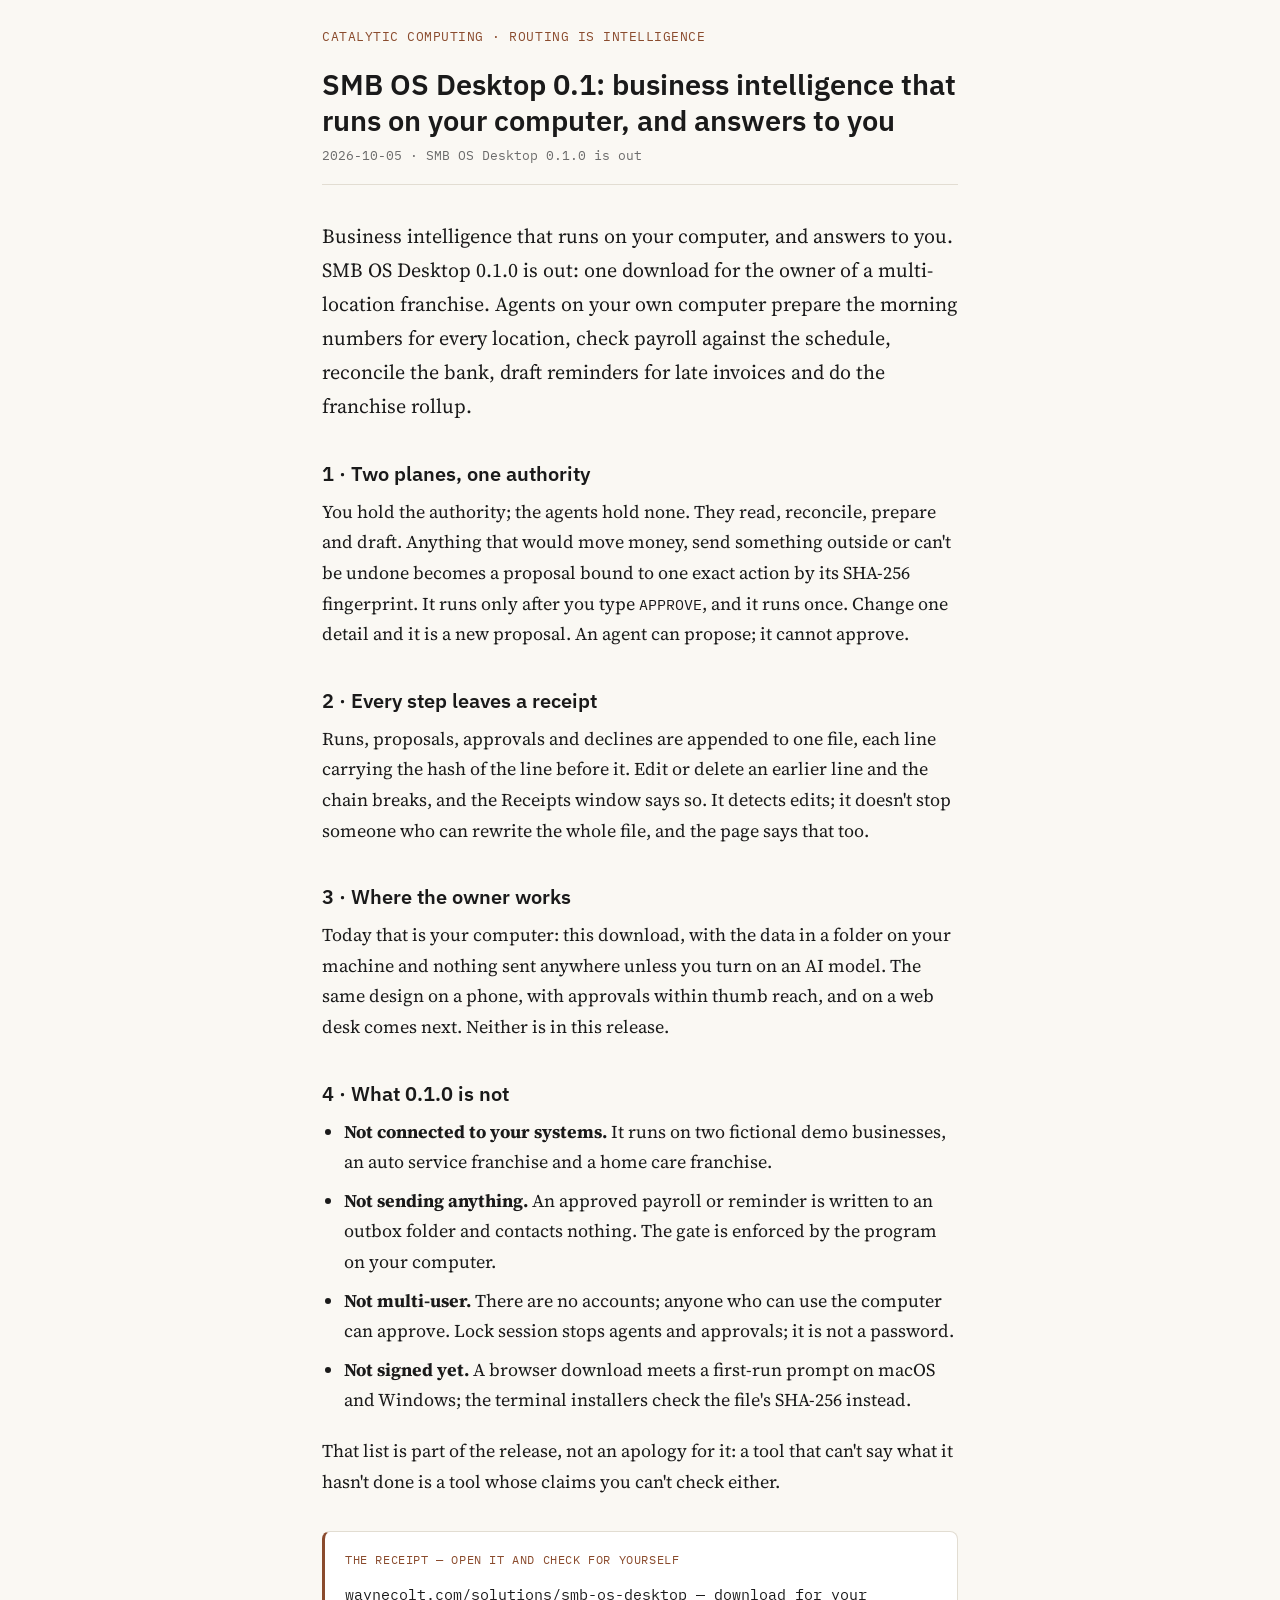
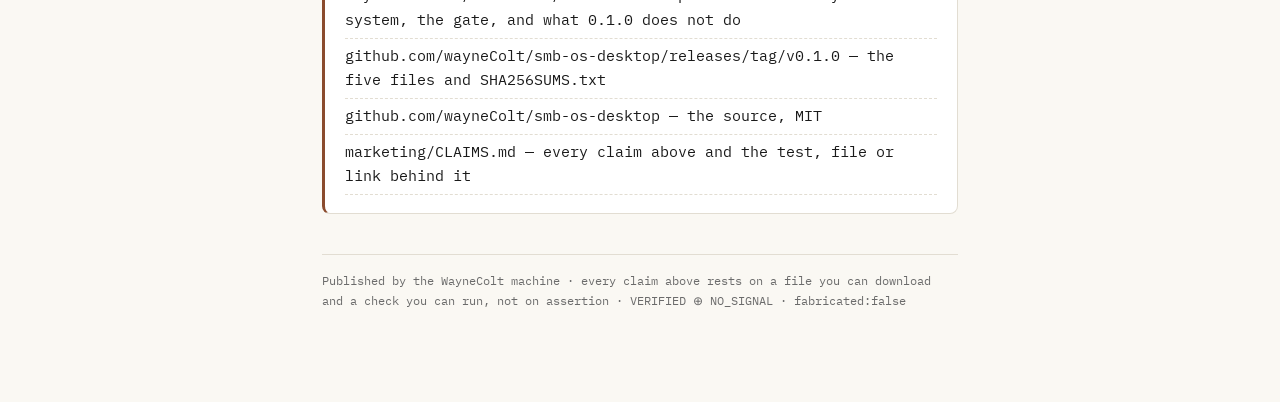
<file: site/posts/2026-10-05-smb-os-desktop/index.html>
<!doctype html><html lang="en"><head><meta charset="utf-8">
<meta name="viewport" content="width=device-width,initial-scale=1.0">
<title>SMB OS Desktop 0.1: business intelligence that runs on your computer, and answers to you · waynecolt.com</title>
<meta name="description" content="Agents on your own computer read, reconcile, prepare and draft for a multi-location franchise; anything that moves money waits for your typed APPROVE, once, with a receipt. Version 0.1.0 runs on fictional demo data.">
<meta property="og:title" content="SMB OS Desktop 0.1: business intelligence that runs on your computer, and answers to you">
<meta property="og:description" content="Agents on your own computer read, reconcile, prepare and draft for a multi-location franchise; anything that moves money waits for your typed APPROVE, once, with a receipt. Version 0.1.0 runs on fictional demo data.">
<meta property="og:type" content="article">
<meta property="og:url" content="https://waynecolt.com/posts/2026-10-05-smb-os-desktop/">
<meta property="og:image" content="https://waynecolt.com/solutions/smb-os-desktop/og.png">
<meta name="twitter:card" content="summary_large_image">
<meta name="twitter:image" content="https://waynecolt.com/solutions/smb-os-desktop/og.png">
<link rel="canonical" href="https://waynecolt.com/posts/2026-10-05-smb-os-desktop/">
<link href="https://fonts.googleapis.com/css2?family=IBM+Plex+Mono:wght@400;500;600&family=IBM+Plex+Sans:wght@400;500;600&family=Source+Serif+Pro:wght@400;600&display=swap" rel="stylesheet">
<style>
:root{--stock:#faf8f3;--void:#1a1a1a;--mut:#6b6b6b;--line:#e2ddd2;--acc:#8a4b2d;--sans:'IBM Plex Sans',sans-serif;--serif:'Source Serif Pro',Georgia,serif;--mono:'IBM Plex Mono',monospace}
*{box-sizing:border-box}
body{background:var(--stock);color:var(--void);font-family:var(--serif);font-size:18px;line-height:1.7;margin:0;padding:0 0 90px}
.wrap{max-width:680px;margin:0 auto;padding:0 22px}
header{border-bottom:1px solid var(--line);padding:26px 0 18px;margin-bottom:34px}
.brand{font-family:var(--mono);font-size:13px;color:var(--acc);letter-spacing:.04em;text-transform:uppercase}
.brand a{color:var(--acc);text-decoration:none}
h1{font-family:var(--sans);font-weight:600;font-size:29px;line-height:1.25;margin:18px 0 6px}
h2{font-family:var(--sans);font-weight:600;font-size:20px;line-height:1.3;margin:38px 0 10px}
.meta{font-family:var(--mono);font-size:12.5px;color:var(--mut)}
article p{margin:0 0 20px}
article p:first-of-type{font-size:20px}
article ul{margin:0 0 20px;padding-left:22px}
article li{margin:0 0 8px}
code{font-family:var(--mono);font-size:15px}
.receiptbox{background:#fff;border:1px solid var(--line);border-left:3px solid var(--acc);border-radius:8px;padding:18px 20px;margin:34px 0}
.receiptbox .lbl{font-family:var(--mono);font-size:12px;color:var(--acc);text-transform:uppercase;letter-spacing:.05em;margin-bottom:8px}
.receipt{display:block;font-family:var(--mono);font-size:14.5px;color:var(--void);text-decoration:none;border-bottom:1px dashed var(--line);padding:5px 0;overflow-wrap:anywhere}
.receipt:hover{color:var(--acc)}
.xpost{display:none}.xpost[href^="https://x.com/"]{display:block}
.prov{font-family:var(--mono);font-size:12px;color:var(--mut);border-top:1px solid var(--line);margin-top:40px;padding-top:16px}
a{color:var(--acc)}
</style></head><body><div class="wrap">
<header>
<div class="brand"><a href="https://waynecolt.com/">Catalytic Computing</a> &middot; Routing Is Intelligence</div>
<h1>SMB OS Desktop 0.1: business intelligence that runs on your computer, and answers to you</h1>
<div class="meta">2026-10-05 &middot; SMB OS Desktop 0.1.0 is out</div>
</header>
<article><p>Business intelligence that runs on your computer, and answers to you. SMB OS Desktop 0.1.0 is
out: one download for the owner of a multi-location franchise. Agents on your own computer prepare the
morning numbers for every location, check payroll against the schedule, reconcile the bank, draft
reminders for late invoices and do the franchise rollup.</p>

<h2>1 &middot; Two planes, one authority</h2>
<p>You hold the authority; the agents hold none. They read, reconcile, prepare and draft. Anything that
would move money, send something outside or can't be undone becomes a proposal bound to one exact action
by its SHA-256 fingerprint. It runs only after you type <code>APPROVE</code>, and it runs once. Change one
detail and it is a new proposal. An agent can propose; it cannot approve.</p>

<h2>2 &middot; Every step leaves a receipt</h2>
<p>Runs, proposals, approvals and declines are appended to one file, each line carrying the hash of the
line before it. Edit or delete an earlier line and the chain breaks, and the Receipts window says so. It
detects edits; it doesn't stop someone who can rewrite the whole file, and the page says that too.</p>

<h2>3 &middot; Where the owner works</h2>
<p>Today that is your computer: this download, with the data in a folder on your machine and nothing sent
anywhere unless you turn on an AI model. The same design on a phone, with approvals within thumb reach,
and on a web desk comes next. Neither is in this release.</p>

<h2>4 &middot; What 0.1.0 is not</h2>
<ul>
<li><strong>Not connected to your systems.</strong> It runs on two fictional demo businesses, an auto
service franchise and a home care franchise.</li>
<li><strong>Not sending anything.</strong> An approved payroll or reminder is written to an outbox folder
and contacts nothing. The gate is enforced by the program on your computer.</li>
<li><strong>Not multi-user.</strong> There are no accounts; anyone who can use the computer can approve.
Lock session stops agents and approvals; it is not a password.</li>
<li><strong>Not signed yet.</strong> A browser download meets a first-run prompt on macOS and Windows; the
terminal installers check the file's SHA-256 instead.</li>
</ul>
<p>That list is part of the release, not an apology for it: a tool that can't say what it hasn't done is a
tool whose claims you can't check either.</p>

<div class="receiptbox">
<div class="lbl">The Receipt &mdash; open it and check for yourself</div>
<a class="receipt" href="https://waynecolt.com/solutions/smb-os-desktop/" rel="noopener">waynecolt.com/solutions/smb-os-desktop &mdash; download for your system, the gate, and what 0.1.0 does not do</a>
<a class="receipt" href="https://github.com/wayneColt/smb-os-desktop/releases/tag/v0.1.0" rel="noopener">github.com/wayneColt/smb-os-desktop/releases/tag/v0.1.0 &mdash; the five files and SHA256SUMS.txt</a>
<a class="receipt" href="https://github.com/wayneColt/smb-os-desktop" rel="noopener">github.com/wayneColt/smb-os-desktop &mdash; the source, MIT</a>
<a class="receipt" href="https://github.com/wayneColt/smb-os-desktop/blob/main/marketing/CLAIMS.md" rel="noopener">marketing/CLAIMS.md &mdash; every claim above and the test, file or link behind it</a>
<a class="receipt xpost" href="__TWEET_URL__" rel="noopener">__TWEET_URL__ &mdash; the post on X</a>
</div>
</article>
<div class="prov">Published by the WayneColt machine &middot; every claim above rests on a file you can download and a check you can
run, not on assertion &middot; VERIFIED &oplus; NO_SIGNAL &middot; fabricated:false</div>
</div></body></html>
</file>
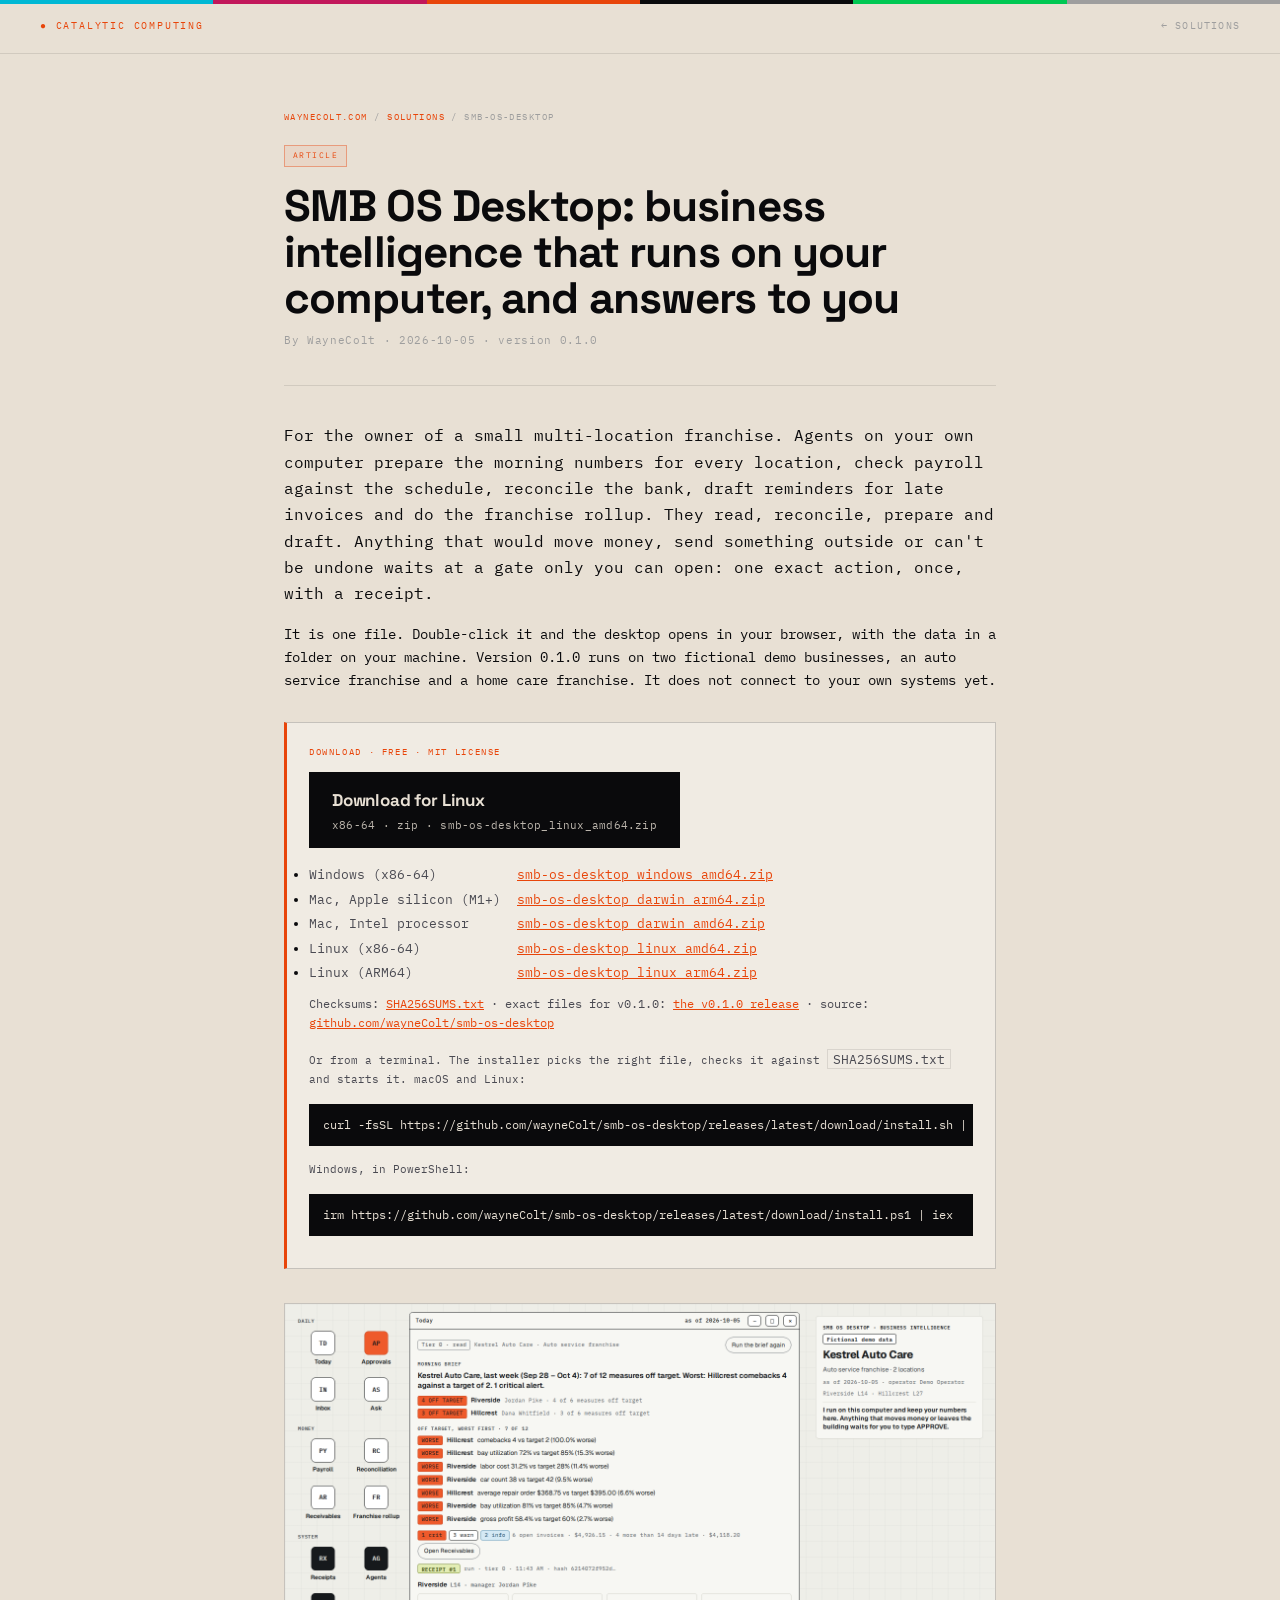
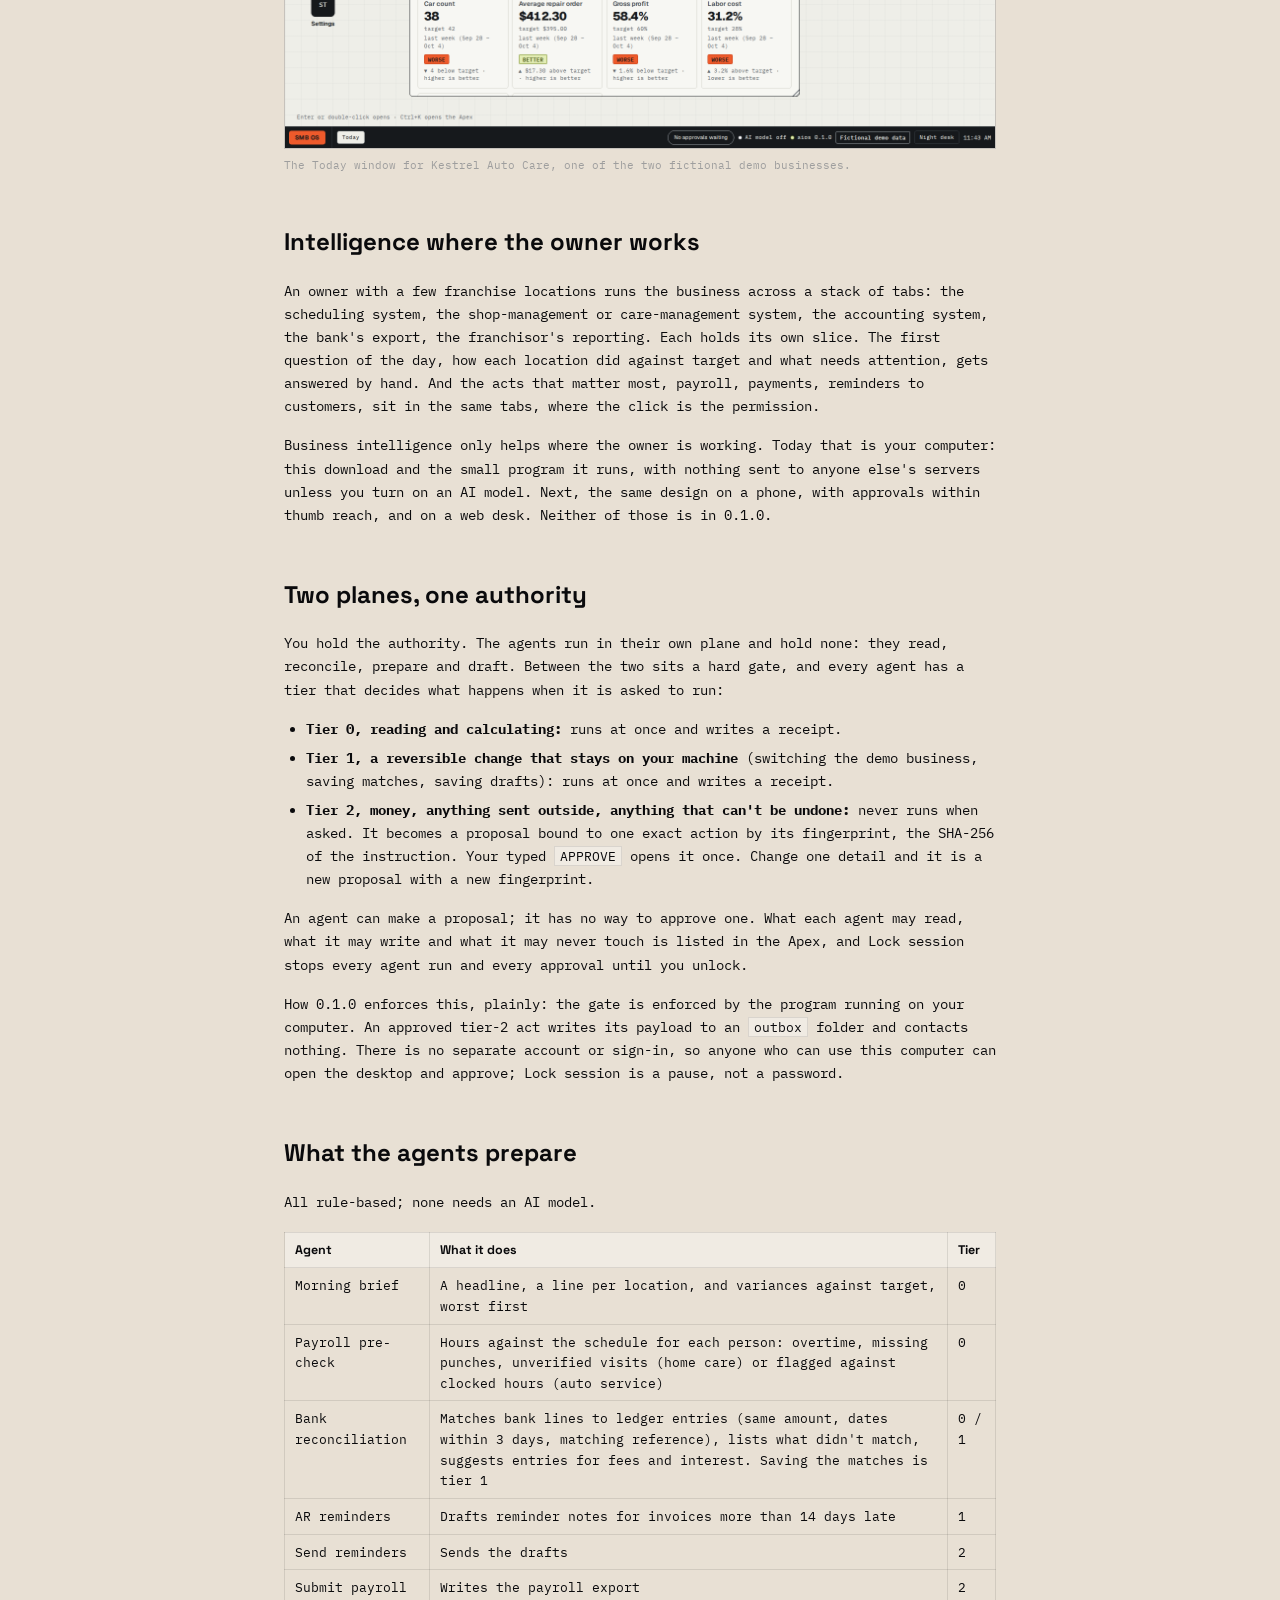
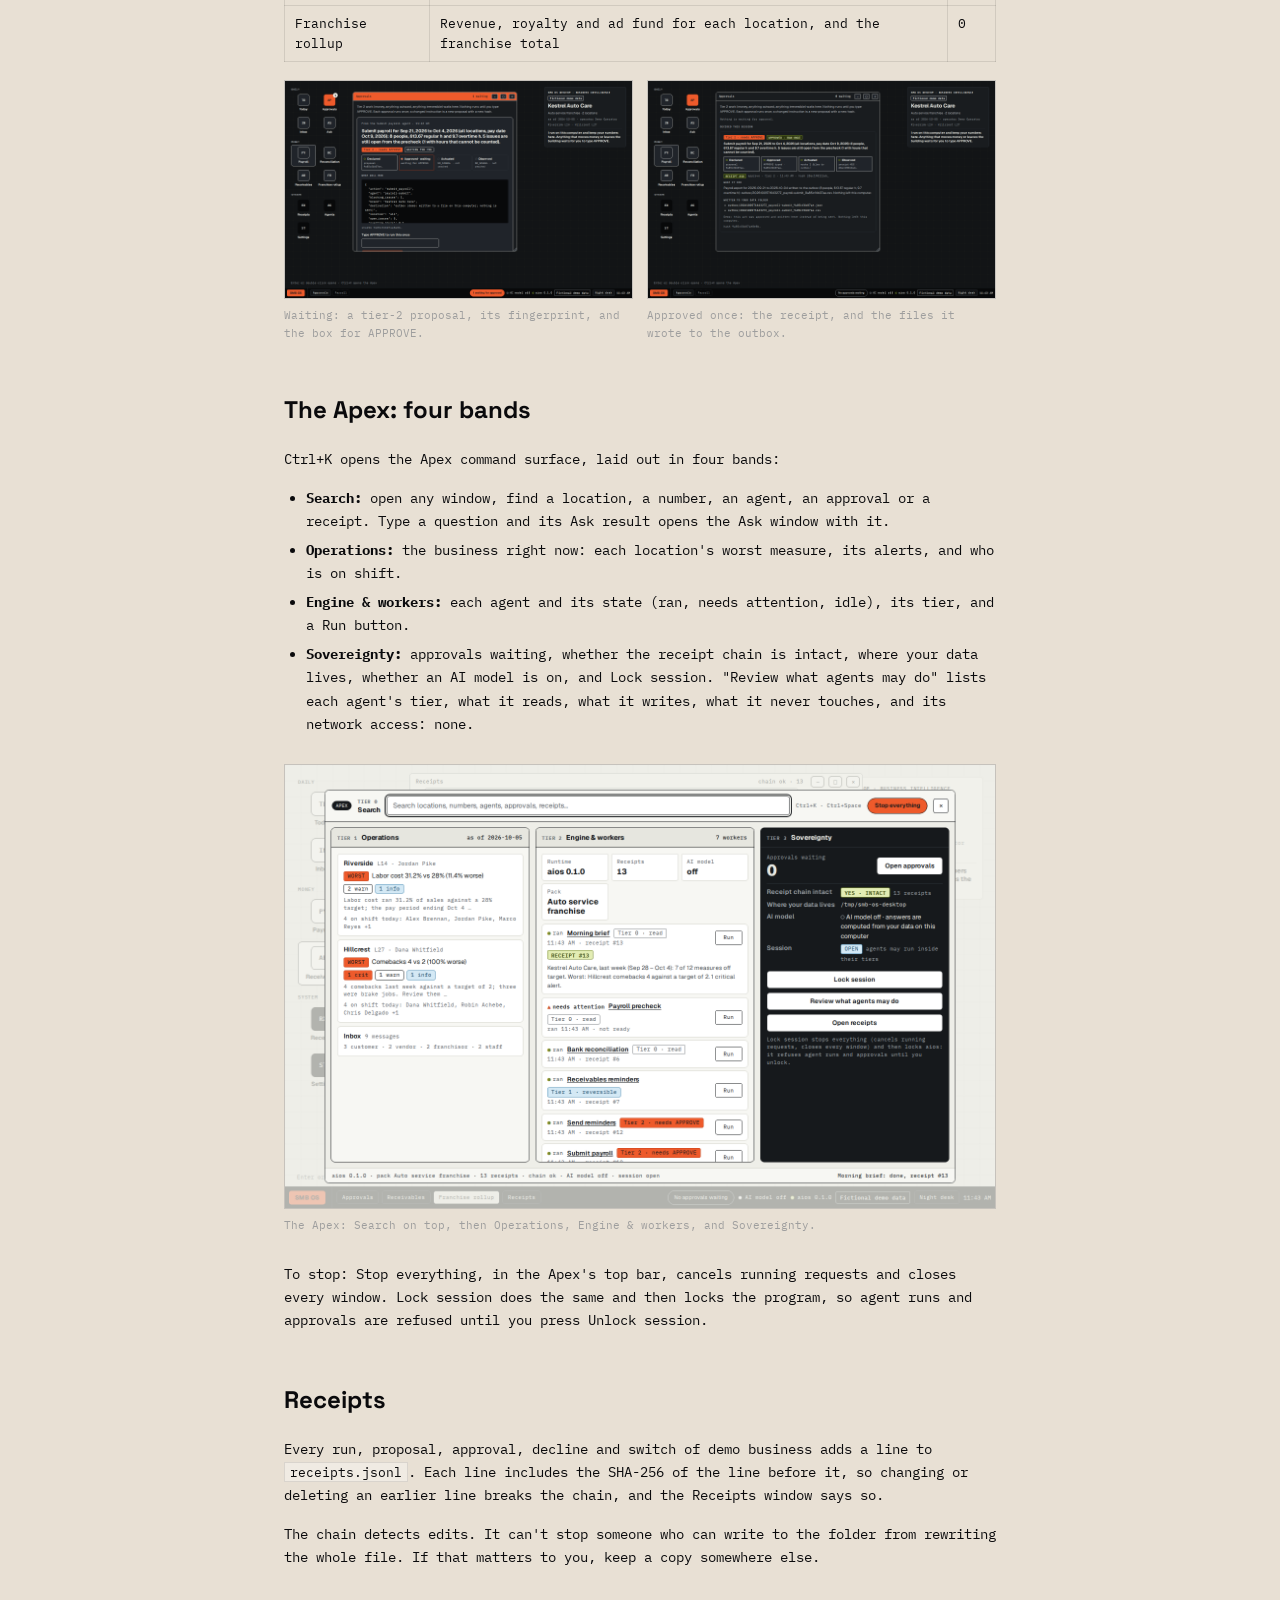
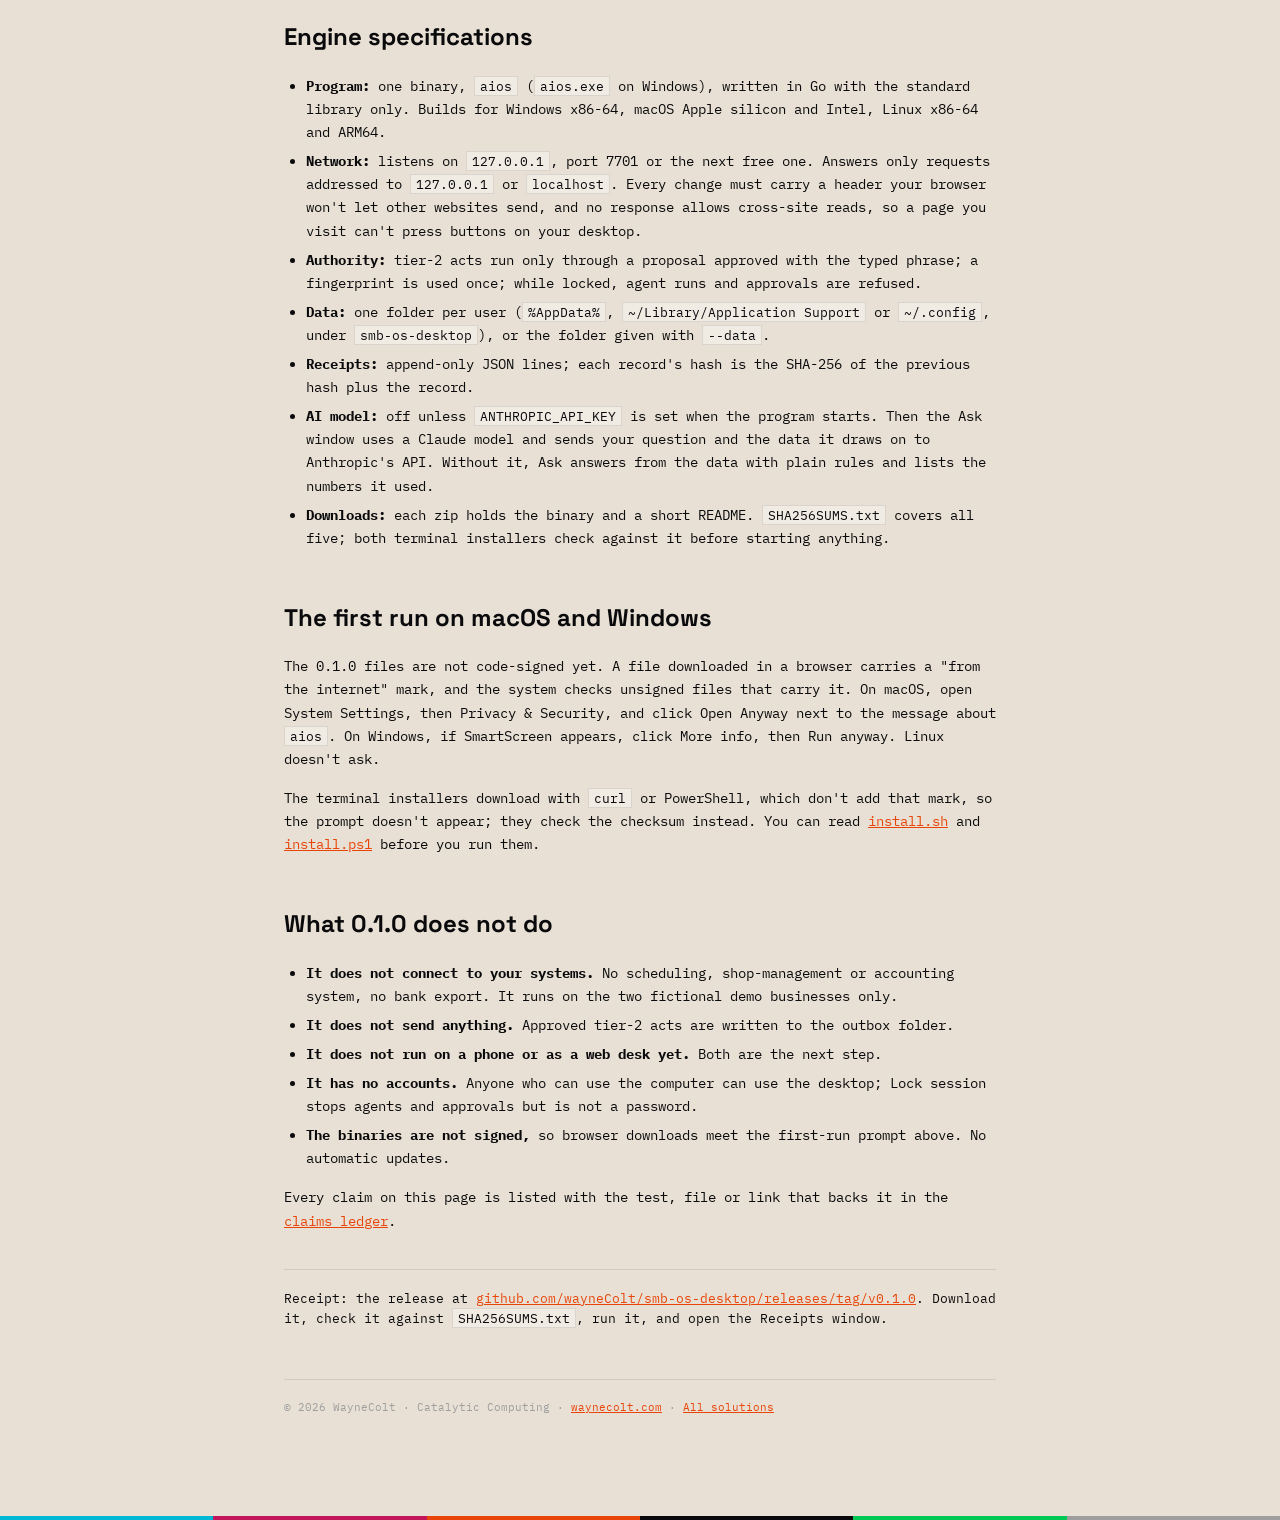
<file: site/solutions/smb-os-desktop/index.html>
<!DOCTYPE html>
<html lang="en">
<head>
<meta charset="UTF-8">
<meta name="viewport" content="width=device-width, initial-scale=1.0">
<title>SMB OS Desktop: business intelligence that runs on your computer | Catalytic Computing</title>
<meta name="description" content="Business intelligence that runs on your computer, and answers to you. Agents prepare a franchise's morning numbers, payroll check, bank reconciliation and royalty rollup; anything that moves money waits for your typed APPROVE, once, with a receipt.">
<meta property="og:title" content="SMB OS Desktop: business intelligence that runs on your computer, and answers to you">
<meta property="og:description" content="For multi-location franchise owners. Agents read, reconcile, prepare and draft; anything that moves money waits for your typed APPROVE, once, with a receipt. One download; version 0.1.0 runs on fictional demo data.">
<meta property="og:type" content="article">
<meta property="og:url" content="https://waynecolt.com/solutions/smb-os-desktop/">
<meta property="og:image" content="https://waynecolt.com/solutions/smb-os-desktop/og.png">
<meta property="og:image:width" content="1200">
<meta property="og:image:height" content="630">
<meta property="og:image:alt" content="The Today window of SMB OS Desktop for Kestrel Auto Care, a fictional auto service franchise: the morning brief headline, a line for each location, the measures off target worst first and KPI tiles against target, with desktop icons on the left and the dock along the bottom reading No approvals waiting and AI model off.">
<meta name="twitter:card" content="summary_large_image">
<meta name="twitter:title" content="SMB OS Desktop: business intelligence that runs on your computer, and answers to you">
<meta name="twitter:description" content="Agents read, reconcile, prepare and draft; anything that moves money waits for your typed APPROVE, once, with a receipt. Version 0.1.0 runs on fictional demo data.">
<meta name="twitter:image" content="https://waynecolt.com/solutions/smb-os-desktop/og.png">
<meta name="twitter:image:alt" content="The Today window of SMB OS Desktop for Kestrel Auto Care, a fictional auto service franchise: the morning brief headline, a line for each location, the measures off target worst first and KPI tiles against target, with desktop icons on the left and the dock along the bottom reading No approvals waiting and AI model off.">
<link rel="canonical" href="https://waynecolt.com/solutions/smb-os-desktop/">
<style>@import url('https://fonts.googleapis.com/css2?family=Space+Grotesk:wght@400;700&family=IBM+Plex+Mono:wght@400;500;700&display=swap');
:root{--stock:#E8E0D4;--stock-lt:#F0EBE3;--void:#0A0A0C;--optic:#E8450A;--cyan:#00B8D4;--magenta:#C2185B;--chrome:#9E9E9E;--terminal:#00C853;--line:rgba(10,10,12,0.10);--line-med:rgba(10,10,12,0.18)}
*,*::before,*::after{box-sizing:border-box;margin:0;padding:0}
body{background:var(--stock);color:var(--void);font-family:'IBM Plex Mono',monospace;font-size:14px;line-height:1.65;-webkit-font-smoothing:antialiased}
body::before{content:'';position:fixed;top:0;left:0;right:0;height:4px;z-index:300;background:linear-gradient(90deg,var(--cyan) 0%,var(--cyan) 16.66%,var(--magenta) 16.66%,var(--magenta) 33.33%,var(--optic) 33.33%,var(--optic) 50%,var(--void) 50%,var(--void) 66.66%,var(--terminal) 66.66%,var(--terminal) 83.33%,var(--chrome) 83.33%,var(--chrome) 100%)}
a{color:inherit}
.hdr{display:flex;justify-content:space-between;align-items:center;padding:18px 40px;border-bottom:1px solid var(--line)}
.hdr-id{font-size:10px;letter-spacing:.18em;color:var(--optic)}
.hdr a{font-size:10px;color:var(--chrome);text-decoration:none;letter-spacing:.12em;text-transform:uppercase}
.hdr a:hover{color:var(--void)}
main{max-width:760px;margin:0 auto;padding:56px 24px 100px}
.crumb{font-size:9px;letter-spacing:.16em;text-transform:uppercase;color:var(--chrome);margin-bottom:18px}
.crumb a{color:var(--optic);text-decoration:none}
.type-badge{display:inline-block;font-size:8px;letter-spacing:.18em;text-transform:uppercase;padding:3px 8px;border:1px solid rgba(232,69,10,0.4);color:var(--optic);background:rgba(232,69,10,0.06);margin-bottom:16px}
h1{font-family:'Space Grotesk',sans-serif;font-size:clamp(30px,5vw,44px);line-height:1.05;letter-spacing:-.02em;margin-bottom:8px}
.byline{font-size:11px;color:var(--chrome);letter-spacing:.06em;margin:10px 0 8px}
h2{font-family:'Space Grotesk',sans-serif;font-size:24px;color:var(--void);font-weight:700;margin-top:48px;margin-bottom:18px}
h3{font-family:'Space Grotesk',sans-serif;font-size:16px;margin:30px 0 12px}
p{margin:0 0 16px} strong{font-weight:700} em{color:#4a4a52}
a{color:var(--optic)}
code{font-family:'IBM Plex Mono',monospace;background:var(--stock-lt);padding:1px 5px;border:1px solid var(--line);font-size:12.5px}
hr{border:0;border-top:1px solid var(--line);margin:36px 0}
table{border-collapse:collapse;width:100%;margin:18px 0;font-size:12.5px}
th,td{border:1px solid var(--line);padding:7px 10px;text-align:left;vertical-align:top}
th{background:var(--stock-lt);font-family:'Space Grotesk',sans-serif}
ul,ol{margin:0 0 16px 22px}li{margin-bottom:6px}
.foot{border-top:1px solid var(--line);margin-top:50px;padding-top:18px;font-size:11px;color:var(--chrome)}
.foot a{color:var(--optic)}
.lede{font-size:15.5px;line-height:1.7}
.dl{background:var(--stock-lt);border:1px solid var(--line-med);border-left:3px solid var(--optic);padding:22px 22px 18px;margin:30px 0 34px}
.dl-label{font-size:9px;letter-spacing:.18em;text-transform:uppercase;color:var(--optic);margin-bottom:12px}
.btn{display:inline-block;background:var(--void);color:var(--stock);text-decoration:none;font-family:'Space Grotesk',sans-serif;font-weight:700;font-size:17px;padding:13px 22px;border:1px solid var(--void);letter-spacing:-.01em}
.btn:hover{background:var(--optic);border-color:var(--optic);color:var(--void)}
.btn small{display:block;font-family:'IBM Plex Mono',monospace;font-weight:400;font-size:11px;letter-spacing:.02em;opacity:.8;margin-top:2px}
.dl-primary{margin-bottom:14px}
.dl-hint{font-size:11.5px;color:#4a4a52;margin:10px 0 0}
.dl-all{font-size:12.5px;margin:16px 0 0}
.dl-all li{margin-bottom:4px}
.dl-all .k{display:inline-block;min-width:200px;color:#4a4a52}
.dl-all a,.dl-meta a,.btn small{overflow-wrap:anywhere}
.dl-meta{font-size:11.5px;color:#4a4a52;margin-top:12px}
pre{font-family:'IBM Plex Mono',monospace;background:var(--void);color:var(--stock);padding:12px 14px;font-size:12px;line-height:1.5;overflow-x:auto;margin:6px 0 14px;white-space:pre}
.term-label{font-size:11px;color:#4a4a52;margin-top:14px}
.phone-note{display:none;border:1px solid var(--line-med);background:#fff;padding:16px 16px 6px;margin-bottom:6px}
.phone-note strong{font-family:'Space Grotesk',sans-serif;font-size:17px;display:block;margin-bottom:6px}
.phone-note button{font:inherit;font-size:12.5px;background:var(--void);color:var(--stock);border:0;padding:9px 14px;margin:4px 8px 10px 0;cursor:pointer}
figure{margin:28px 0}
figure img{display:block;width:100%;height:auto;border:1px solid var(--line-med);background:var(--stock-lt)}
figcaption{font-size:11px;color:var(--chrome);margin-top:8px;line-height:1.6}
.shots{display:grid;grid-template-columns:1fr 1fr;gap:14px;margin:18px 0 28px}
.shots figure{margin:0}
.receipt-line{font-size:12.5px;border-top:1px solid var(--line);padding-top:18px;margin-top:36px}
@media(max-width:640px){.hdr{padding:16px 20px}main{padding:36px 18px 80px}.shots{grid-template-columns:1fr}.dl{padding:18px 16px 14px}.dl-all .k{min-width:0;display:block}table{font-size:11.5px}th,td{padding:6px 7px}}
@media (hover:none) and (pointer:coarse) and (max-width:900px){.phone-note{display:block}.dl-primary,.dl-hint{display:none}}
body.is-phone .phone-note{display:block}body.is-phone .dl-primary,body.is-phone .dl-hint{display:none}
body.is-computer .phone-note{display:none}body.is-computer .dl-primary{display:block}</style>
</head>
<body>
<header class="hdr"><div class="hdr-id">● CATALYTIC COMPUTING</div><a href="/solutions/">← Solutions</a></header>
<main>
<div class="crumb"><a href="/">waynecolt.com</a> / <a href="/solutions/">solutions</a> / smb-os-desktop</div>
<div class="type-badge">ARTICLE</div>
<h1>SMB OS Desktop: business intelligence that runs on your computer, and answers to you</h1>
<div class="byline">By WayneColt · 2026-10-05 · version <span class="ver">0.1.0</span></div>
<hr />

<p class="lede">For the owner of a small multi-location franchise. Agents on your own computer prepare the
morning numbers for every location, check payroll against the schedule, reconcile the bank, draft
reminders for late invoices and do the franchise rollup. They read, reconcile, prepare and draft.
Anything that would move money, send something outside or can't be undone waits at a gate only you can
open: one exact action, once, with a receipt.</p>
<p>It is one file. Double-click it and the desktop opens in your browser, with the data in a folder on
your machine. Version 0.1.0 runs on two fictional demo businesses, an auto service franchise and a home
care franchise. It does not connect to your own systems yet.</p>

<section class="dl" id="download" aria-labelledby="dl-h">
  <div class="dl-label" id="dl-h">Download · free · MIT license</div>

  <div class="phone-note" role="note">
    <strong>Download it on your computer.</strong>
    <p>SMB OS Desktop runs on Windows, macOS and Linux, not on a phone or tablet. Open this page on
    your computer to get the file, or send yourself the link:</p>
    <button type="button" data-share>Send me the link</button><button type="button" data-copy>Copy link</button>
  </div>

  <div class="dl-primary" hidden>
    <a class="btn" id="dl-btn" href="https://github.com/wayneColt/smb-os-desktop/releases/latest">Download<small id="dl-sub">all systems</small></a>
  </div>
  <p class="dl-hint" id="dl-hint" hidden></p>

  <ul class="dl-all" aria-label="All downloads, latest version">
    <li><span class="k">Windows (x86-64)</span> <a data-asset="windows_amd64" href="https://github.com/wayneColt/smb-os-desktop/releases/latest/download/smb-os-desktop_windows_amd64.zip">smb-os-desktop_windows_amd64.zip</a></li>
    <li><span class="k">Mac, Apple silicon (M1+)</span> <a data-asset="darwin_arm64" href="https://github.com/wayneColt/smb-os-desktop/releases/latest/download/smb-os-desktop_darwin_arm64.zip">smb-os-desktop_darwin_arm64.zip</a></li>
    <li><span class="k">Mac, Intel processor</span> <a data-asset="darwin_amd64" href="https://github.com/wayneColt/smb-os-desktop/releases/latest/download/smb-os-desktop_darwin_amd64.zip">smb-os-desktop_darwin_amd64.zip</a></li>
    <li><span class="k">Linux (x86-64)</span> <a data-asset="linux_amd64" href="https://github.com/wayneColt/smb-os-desktop/releases/latest/download/smb-os-desktop_linux_amd64.zip">smb-os-desktop_linux_amd64.zip</a></li>
    <li><span class="k">Linux (ARM64)</span> <a data-asset="linux_arm64" href="https://github.com/wayneColt/smb-os-desktop/releases/latest/download/smb-os-desktop_linux_arm64.zip">smb-os-desktop_linux_arm64.zip</a></li>
  </ul>
  <p class="dl-meta">Checksums: <a href="https://github.com/wayneColt/smb-os-desktop/releases/latest/download/SHA256SUMS.txt">SHA256SUMS.txt</a>
  · exact files for v0.1.0: <a href="https://github.com/wayneColt/smb-os-desktop/releases/tag/v0.1.0">the v0.1.0 release</a>
  · source: <a href="https://github.com/wayneColt/smb-os-desktop">github.com/wayneColt/smb-os-desktop</a></p>

  <p class="term-label">Or from a terminal. The installer picks the right file, checks it against
  <code>SHA256SUMS.txt</code> and starts it. macOS and Linux:</p>
  <pre>curl -fsSL https://github.com/wayneColt/smb-os-desktop/releases/latest/download/install.sh | sh</pre>
  <p class="term-label">Windows, in PowerShell:</p>
  <pre>irm https://github.com/wayneColt/smb-os-desktop/releases/latest/download/install.ps1 | iex</pre>
</section>

<figure>
  <a href="images/desktop-today-light.png"><img src="images/desktop-today-light.png" width="1440" height="900" loading="lazy"
       alt="The SMB OS Desktop in a browser, on fictional demo data. Desktop icons on the left are grouped Daily, Money and System. The Today window for Kestrel Auto Care shows last week's brief, 7 of 12 measures off target listed worst first, and tiles for car count, average repair order, gross profit and labor cost against target. The dock along the bottom reads No approvals waiting and AI model off."></a>
  <figcaption>The Today window for Kestrel Auto Care, one of the two fictional demo businesses.</figcaption>
</figure>

<h2>Intelligence where the owner works</h2>
<p>An owner with a few franchise locations runs the business across a stack of tabs: the scheduling
system, the shop-management or care-management system, the accounting system, the bank's export, the
franchisor's reporting. Each holds its own slice. The first question of the day, how each location did
against target and what needs attention, gets answered by hand. And the acts that matter most, payroll,
payments, reminders to customers, sit in the same tabs, where the click is the permission.</p>
<p>Business intelligence only helps where the owner is working. Today that is your computer: this download
and the small program it runs, with nothing sent to anyone else's servers unless you turn on an AI model. Next, the same design on a phone,
with approvals within thumb reach, and on a web desk. Neither of those is in 0.1.0.</p>

<h2>Two planes, one authority</h2>
<p>You hold the authority. The agents run in their own plane and hold none: they read, reconcile, prepare
and draft. Between the two sits a hard gate, and every agent has a tier that decides what happens when
it is asked to run:</p>
<ul>
<li><strong>Tier 0, reading and calculating:</strong> runs at once and writes a receipt.</li>
<li><strong>Tier 1, a reversible change that stays on your machine</strong> (switching the demo business,
saving matches, saving drafts): runs at once and writes a receipt.</li>
<li><strong>Tier 2, money, anything sent outside, anything that can't be undone:</strong> never runs when
asked. It becomes a proposal bound to one exact action by its fingerprint, the SHA-256 of the
instruction. Your typed <code>APPROVE</code> opens it once. Change one detail and it is a new proposal
with a new fingerprint.</li>
</ul>
<p>An agent can make a proposal; it has no way to approve one. What each agent may read, what it may write
and what it may never touch is listed in the Apex, and Lock session stops every agent run and every
approval until you unlock.</p>
<p>How 0.1.0 enforces this, plainly: the gate is enforced by the program running on your computer. An
approved tier-2 act writes its payload to an <code>outbox</code> folder and contacts nothing. There is no
separate account or sign-in, so anyone who can use this computer can open the desktop and approve; Lock session
is a pause, not a password.</p>

<h2>What the agents prepare</h2>
<p>All rule-based; none needs an AI model.</p>
<table>
<thead><tr><th>Agent</th><th>What it does</th><th>Tier</th></tr></thead>
<tbody>
<tr><td>Morning brief</td><td>A headline, a line per location, and variances against target, worst first</td><td>0</td></tr>
<tr><td>Payroll pre-check</td><td>Hours against the schedule for each person: overtime, missing punches, unverified visits (home care) or flagged against clocked hours (auto service)</td><td>0</td></tr>
<tr><td>Bank reconciliation</td><td>Matches bank lines to ledger entries (same amount, dates within 3 days, matching reference), lists what didn't match, suggests entries for fees and interest. Saving the matches is tier 1</td><td>0 / 1</td></tr>
<tr><td>AR reminders</td><td>Drafts reminder notes for invoices more than 14 days late</td><td>1</td></tr>
<tr><td>Send reminders</td><td>Sends the drafts</td><td>2</td></tr>
<tr><td>Submit payroll</td><td>Writes the payroll export</td><td>2</td></tr>
<tr><td>Franchise rollup</td><td>Revenue, royalty and ad fund for each location, and the franchise total</td><td>0</td></tr>
</tbody>
</table>

<div class="shots">
  <figure>
    <a href="images/desktop-approvals-night.png"><img src="images/desktop-approvals-night.png" width="1440" height="900" loading="lazy"
         alt="The Approvals window on the night desk: a Submit payroll proposal from the payroll agent, the exact instruction it will run, its SHA-256 fingerprint, four steps (Declared, Approved, Actuated, Observed) with only the first lit, and an empty field labelled Type APPROVE to run this once."></a>
    <figcaption>Waiting: a tier-2 proposal, its fingerprint, and the box for APPROVE.</figcaption>
  </figure>
  <figure>
    <a href="images/desktop-approved-receipt-night.png"><img src="images/desktop-approved-receipt-night.png" width="1440" height="900" loading="lazy"
         alt="The same proposal after APPROVE: marked approved, ran once, all four steps lit, receipt number 9, and the two payroll export files it wrote to the outbox folder, with the line Nothing left this computer."></a>
    <figcaption>Approved once: the receipt, and the files it wrote to the outbox.</figcaption>
  </figure>
</div>

<h2>The Apex: four bands</h2>
<p>Ctrl+K opens the Apex command surface, laid out in four bands:</p>
<ul>
<li><strong>Search:</strong> open any window, find a location, a number, an agent, an approval or a
receipt. Type a question and its Ask result opens the Ask window with it.</li>
<li><strong>Operations:</strong> the business right now: each location's worst measure, its alerts, and who
is on shift.</li>
<li><strong>Engine &amp; workers:</strong> each agent and its state (ran, needs attention, idle), its tier,
and a Run button.</li>
<li><strong>Sovereignty:</strong> approvals waiting, whether the receipt chain is intact, where your data
lives, whether an AI model is on, and Lock session. "Review what agents may do" lists each agent's tier,
what it reads, what it writes, what it never touches, and its network access: none.</li>
</ul>
<figure>
  <a href="images/apex-bands-light.png"><img src="images/apex-bands-light.png" width="1440" height="900" loading="lazy"
       alt="The Apex command surface: a Search bar on top, then three bands. Operations shows each location's worst measure, alerts and who is on shift. Engine & workers lists each agent as ran, needs attention or idle, with its tier and a Run button. Sovereignty, on a dark panel, shows approvals waiting, the receipt chain intact, where the data lives, the AI model off, and the Lock session button."></a>
  <figcaption>The Apex: Search on top, then Operations, Engine &amp; workers, and Sovereignty.</figcaption>
</figure>
<p>To stop: Stop everything, in the Apex's top bar, cancels running requests and closes every window.
Lock session does the same and then locks the program, so agent runs and approvals are refused until you
press Unlock session.</p>

<h2>Receipts</h2>
<p>Every run, proposal, approval, decline and switch of demo business adds a line to
<code>receipts.jsonl</code>. Each line includes the SHA-256 of the line before it, so changing or
deleting an earlier line breaks the chain, and the Receipts window says so.</p>
<p>The chain detects edits. It can't stop someone who can write to the folder from rewriting the whole
file. If that matters to you, keep a copy somewhere else.</p>

<h2>Engine specifications</h2>
<ul>
<li><strong>Program:</strong> one binary, <code>aios</code> (<code>aios.exe</code> on Windows), written in Go
with the standard library only. Builds for Windows x86-64, macOS Apple silicon and Intel, Linux x86-64
and ARM64.</li>
<li><strong>Network:</strong> listens on <code>127.0.0.1</code>, port 7701 or the next free one. Answers only
requests addressed to <code>127.0.0.1</code> or <code>localhost</code>. Every change must carry a header
your browser won't let other websites send, and no response allows cross-site reads, so a page you visit
can't press buttons on your desktop.</li>
<li><strong>Authority:</strong> tier-2 acts run only through a proposal approved with the typed phrase; a
fingerprint is used once; while locked, agent runs and approvals are refused.</li>
<li><strong>Data:</strong> one folder per user (<code>%AppData%</code>, <code>~/Library/Application
Support</code> or <code>~/.config</code>, under <code>smb-os-desktop</code>), or the folder given with
<code>--data</code>.</li>
<li><strong>Receipts:</strong> append-only JSON lines; each record's hash is the SHA-256 of the previous
hash plus the record.</li>
<li><strong>AI model:</strong> off unless <code>ANTHROPIC_API_KEY</code> is set when the program starts.
Then the Ask window uses a Claude model and sends your question and the data it draws on to Anthropic's
API. Without it, Ask answers from the data with plain rules and lists the numbers it used.</li>
<li><strong>Downloads:</strong> each zip holds the binary and a short README. <code>SHA256SUMS.txt</code>
covers all five; both terminal installers check against it before starting anything.</li>
</ul>

<h2>The first run on macOS and Windows</h2>
<p>The 0.1.0 files are not code-signed yet. A file downloaded in a browser carries a "from the internet"
mark, and the system checks unsigned files that carry it. On macOS, open System Settings, then Privacy
&amp; Security, and click Open Anyway next to the message about <code>aios</code>. On Windows, if
SmartScreen appears, click More info, then Run anyway. Linux doesn't ask.</p>
<p>The terminal installers download with <code>curl</code> or PowerShell, which don't add that mark, so
the prompt doesn't appear; they check the checksum instead. You can read
<a href="https://github.com/wayneColt/smb-os-desktop/blob/main/scripts/install.sh">install.sh</a> and
<a href="https://github.com/wayneColt/smb-os-desktop/blob/main/scripts/install.ps1">install.ps1</a>
before you run them.</p>

<h2>What 0.1.0 does not do</h2>
<ul>
<li><strong>It does not connect to your systems.</strong> No scheduling, shop-management or accounting
system, no bank export. It runs on the two fictional demo businesses only.</li>
<li><strong>It does not send anything.</strong> Approved tier-2 acts are written to the outbox folder.</li>
<li><strong>It does not run on a phone or as a web desk yet.</strong> Both are the next step.</li>
<li><strong>It has no accounts.</strong> Anyone who can use the computer can use the desktop; Lock session
stops agents and approvals but is not a password.</li>
<li><strong>The binaries are not signed,</strong> so browser downloads meet the first-run prompt above.
No automatic updates.</li>
</ul>
<p>Every claim on this page is listed with the test, file or link that backs it in the
<a href="https://github.com/wayneColt/smb-os-desktop/blob/main/marketing/CLAIMS.md">claims ledger</a>.</p>

<p class="receipt-line">Receipt: the release at
<a href="https://github.com/wayneColt/smb-os-desktop/releases/tag/v0.1.0">github.com/wayneColt/smb-os-desktop/releases/tag/v0.1.0</a>.
Download it, check it against <code>SHA256SUMS.txt</code>, run it, and open the Receipts window.</p>

<div class="foot">© 2026 WayneColt · Catalytic Computing · <a href="/">waynecolt.com</a> · <a href="/solutions/">All solutions</a></div>
</main>
<div class="color-bar-bottom" style="display:flex;height:4px">
  <span style="flex:1;background:#00B8D4"></span><span style="flex:1;background:#C2185B"></span><span style="flex:1;background:#E8450A"></span><span style="flex:1;background:#0A0A0C"></span><span style="flex:1;background:#00C853"></span><span style="flex:1;background:#9E9E9E"></span>
</div>
<script>
(function () {
  // GitHub's releases/latest/download/<name> always serves the newest release's file of that name, and
  // each release carries version-less copies of its zips, so these links never need editing.
  var BASE = "https://github.com/wayneColt/smb-os-desktop/releases/latest/download/";
  var LABEL = {
    windows_amd64: ["Download for Windows", "x86-64 · zip"],
    darwin_arm64: ["Download for Mac", "Apple silicon · zip"],
    darwin_amd64: ["Download for Mac", "Intel · zip"],
    linux_amd64: ["Download for Linux", "x86-64 · zip"],
    linux_arm64: ["Download for Linux", "ARM64 · zip"]
  };
  var MAC_HINT = "Not sure which Mac? Apple menu, then About This Mac: “Chip: Apple M…” is Apple silicon, “Processor: Intel” is Intel. The other file is in the list below.";
  var nav = window.navigator, ua = nav.userAgent || "";
  var plat = (nav.userAgentData && nav.userAgentData.platform) || nav.platform || "";
  var pageUrl = "https://waynecolt.com/solutions/smb-os-desktop/";

  function file(key) { return "smb-os-desktop_" + key + ".zip"; }
  function pick(key) {
    var btn = document.getElementById("dl-btn");
    btn.href = BASE + file(key);
    btn.firstChild.nodeValue = LABEL[key][0];
    document.getElementById("dl-sub").textContent = LABEL[key][1] + " · " + file(key);
    var hint = document.getElementById("dl-hint");
    if (key.indexOf("darwin") === 0) { hint.textContent = MAC_HINT; hint.hidden = false; }
    else { hint.hidden = true; }
  }

  var touchMac = /Mac/.test(plat) && nav.maxTouchPoints > 1; // iPadOS reports itself as a Mac
  var phone = touchMac || /Android|iPhone|iPad|iPod|Mobile/i.test(ua);
  if (phone) { document.body.classList.add("is-phone"); }
  else if (!/CrOS/.test(ua)) { // ChromeOS: no file runs there directly, so offer only the list
    var key = null;
    if (/Win/i.test(plat) || /Windows/.test(ua)) key = "windows_amd64";
    else if (/Mac/i.test(plat) || /Mac OS X/.test(ua)) key = "darwin_arm64";
    else if (/Linux|X11/i.test(plat + " " + ua)) key = /aarch64|arm64|armv8/i.test(ua + " " + plat) ? "linux_arm64" : "linux_amd64";
    if (key) {
      document.body.classList.add("is-computer");
      document.querySelector(".dl-primary").hidden = false;
      pick(key);
      var mac = key.indexOf("darwin") === 0, linux = key.indexOf("linux") === 0;
      if ((mac || linux) && nav.userAgentData && nav.userAgentData.getHighEntropyValues) {
        nav.userAgentData.getHighEntropyValues(["architecture"]).then(function (v) {
          var arm = v.architecture === "arm";
          if (mac) pick(arm ? "darwin_arm64" : "darwin_amd64");
          if (linux) pick(arm ? "linux_arm64" : "linux_amd64");
        }).catch(function () {});
      } else if (mac) {
        // Safari and Firefox don't report the processor; an Intel Mac's GPU name gives it away.
        try {
          var gl = document.createElement("canvas").getContext("webgl");
          var ext = gl && gl.getExtension("WEBGL_debug_renderer_info");
          var r = ext ? String(gl.getParameter(ext.UNMASKED_RENDERER_WEBGL)) : "";
          if (/Intel|AMD|Radeon|NVIDIA/i.test(r)) pick("darwin_amd64");
        } catch (e) {}
      }
    }
  }

  var share = document.querySelector("[data-share]"), copy = document.querySelector("[data-copy]");
  share.addEventListener("click", function () {
    if (nav.share) { nav.share({ title: "SMB OS Desktop", url: pageUrl }).catch(function () {}); }
    else { location.href = "mailto:?subject=" + encodeURIComponent("SMB OS Desktop download") + "&body=" + encodeURIComponent(pageUrl); }
  });
  copy.addEventListener("click", function () {
    var done = function () { copy.textContent = "Link copied"; };
    if (nav.clipboard) { nav.clipboard.writeText(pageUrl).then(done, function () {}); }
    else { window.prompt("Copy this link:", pageUrl); }
  });
})();
</script>
</body>
</html>
</file>
